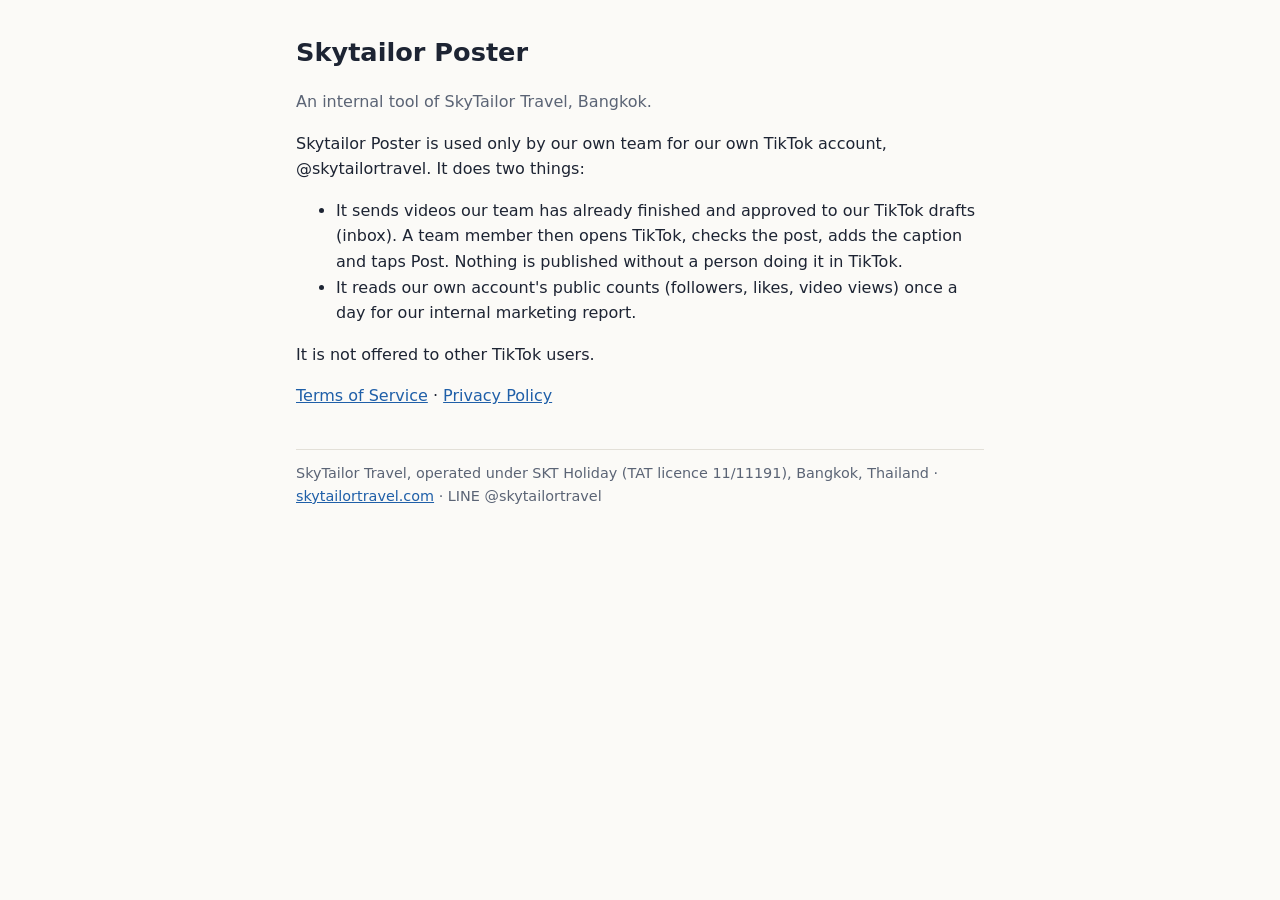
<file: index.html>
<!doctype html>
<html lang="en"><head><meta charset="utf-8"><meta name="viewport" content="width=device-width,initial-scale=1">
<title>Skytailor Poster</title><link rel="stylesheet" href="style.css"></head>
<body><main>
<h1>Skytailor Poster</h1>
<p class="muted">An internal tool of SkyTailor Travel, Bangkok.</p>
<p>Skytailor Poster is used only by our own team for our own TikTok account, @skytailortravel. It does two things:</p>
<ul>
<li>It sends videos our team has already finished and approved to our TikTok drafts (inbox). A team member then opens TikTok, checks the post, adds the caption and taps Post. Nothing is published without a person doing it in TikTok.</li>
<li>It reads our own account's public counts (followers, likes, video views) once a day for our internal marketing report.</li>
</ul>
<p>It is not offered to other TikTok users.</p>
<p><a href="terms.html">Terms of Service</a> · <a href="privacy.html">Privacy Policy</a></p>
<footer>SkyTailor Travel, operated under SKT Holiday (TAT licence 11/11191), Bangkok, Thailand · <a href="https://www.skytailortravel.com">skytailortravel.com</a> · LINE @skytailortravel</footer>
</main></body></html>
</file>
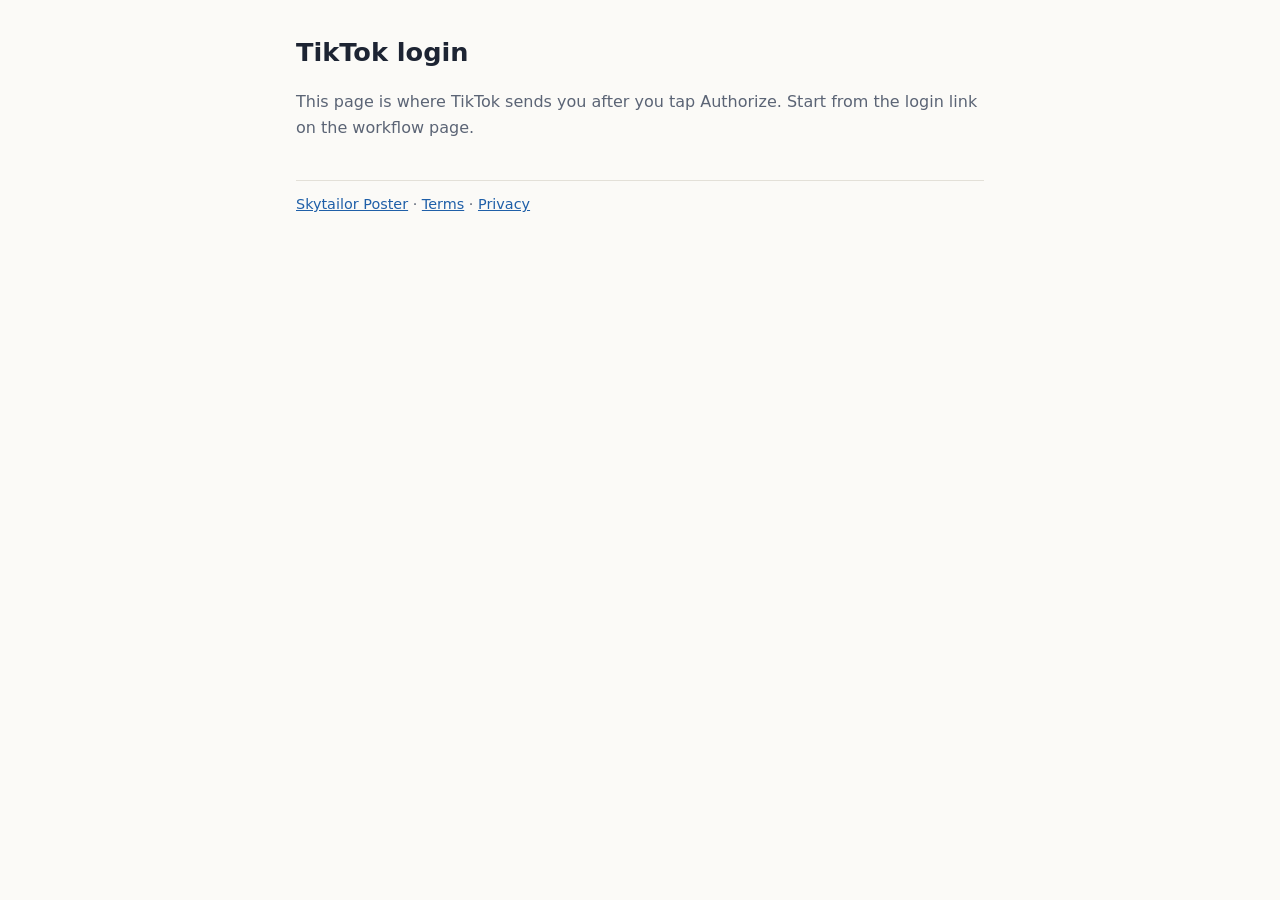
<file: callback.html>
<!doctype html>
<html lang="en"><head><meta charset="utf-8"><meta name="viewport" content="width=device-width,initial-scale=1">
<meta name="referrer" content="no-referrer">
<title>TikTok login</title><link rel="stylesheet" href="style.css"></head>
<body><main>
<h1 id="h">TikTok login</h1>
<p id="msg" class="muted">Checking…</p>
<textarea id="addr" class="box" rows="4" readonly hidden></textarea>
<div id="act" hidden>
<button id="copy" type="button">Copy address</button>
<p>Then open <a id="wf" href="https://github.com/sunrtswork-source/sktt-daily-briefing/actions/workflows/tiktok_login.yml">SKTT TikTok login</a> › <b>Run workflow</b> › paste into the box › <b>Run workflow</b>. Do it within a few minutes; the code works once.</p>
<p class="muted">คัดลอกที่อยู่นี้ แล้ววางในช่องของ workflow "SKTT TikTok login" ภายในไม่กี่นาที (ห้ามวางในแชต)</p>
</div>
<footer><a href="index.html">Skytailor Poster</a> · <a href="terms.html">Terms</a> · <a href="privacy.html">Privacy</a></footer>
</main>
<script>
(function(){
  var q = new URLSearchParams(location.search), msg = document.getElementById('msg');
  if (q.get('error')) { msg.textContent = 'TikTok did not log in: ' + q.get('error') + ' ' + (q.get('error_description') || ''); return; }
  if (!q.get('code')) { msg.textContent = 'This page is where TikTok sends you after you tap Authorize. Start from the login link on the workflow page.'; return; }
  document.getElementById('h').textContent = '✅ TikTok said yes';
  msg.textContent = 'Copy this whole address:';
  var a = document.getElementById('addr'); a.value = location.href; a.hidden = false;
  document.getElementById('act').hidden = false;
  document.getElementById('copy').onclick = function(){
    a.select();
    (navigator.clipboard ? navigator.clipboard.writeText(a.value) : Promise.reject()).catch(function(){ document.execCommand('copy'); });
    this.textContent = 'Copied ✓';
  };
})();
</script>
</body></html>
</file>
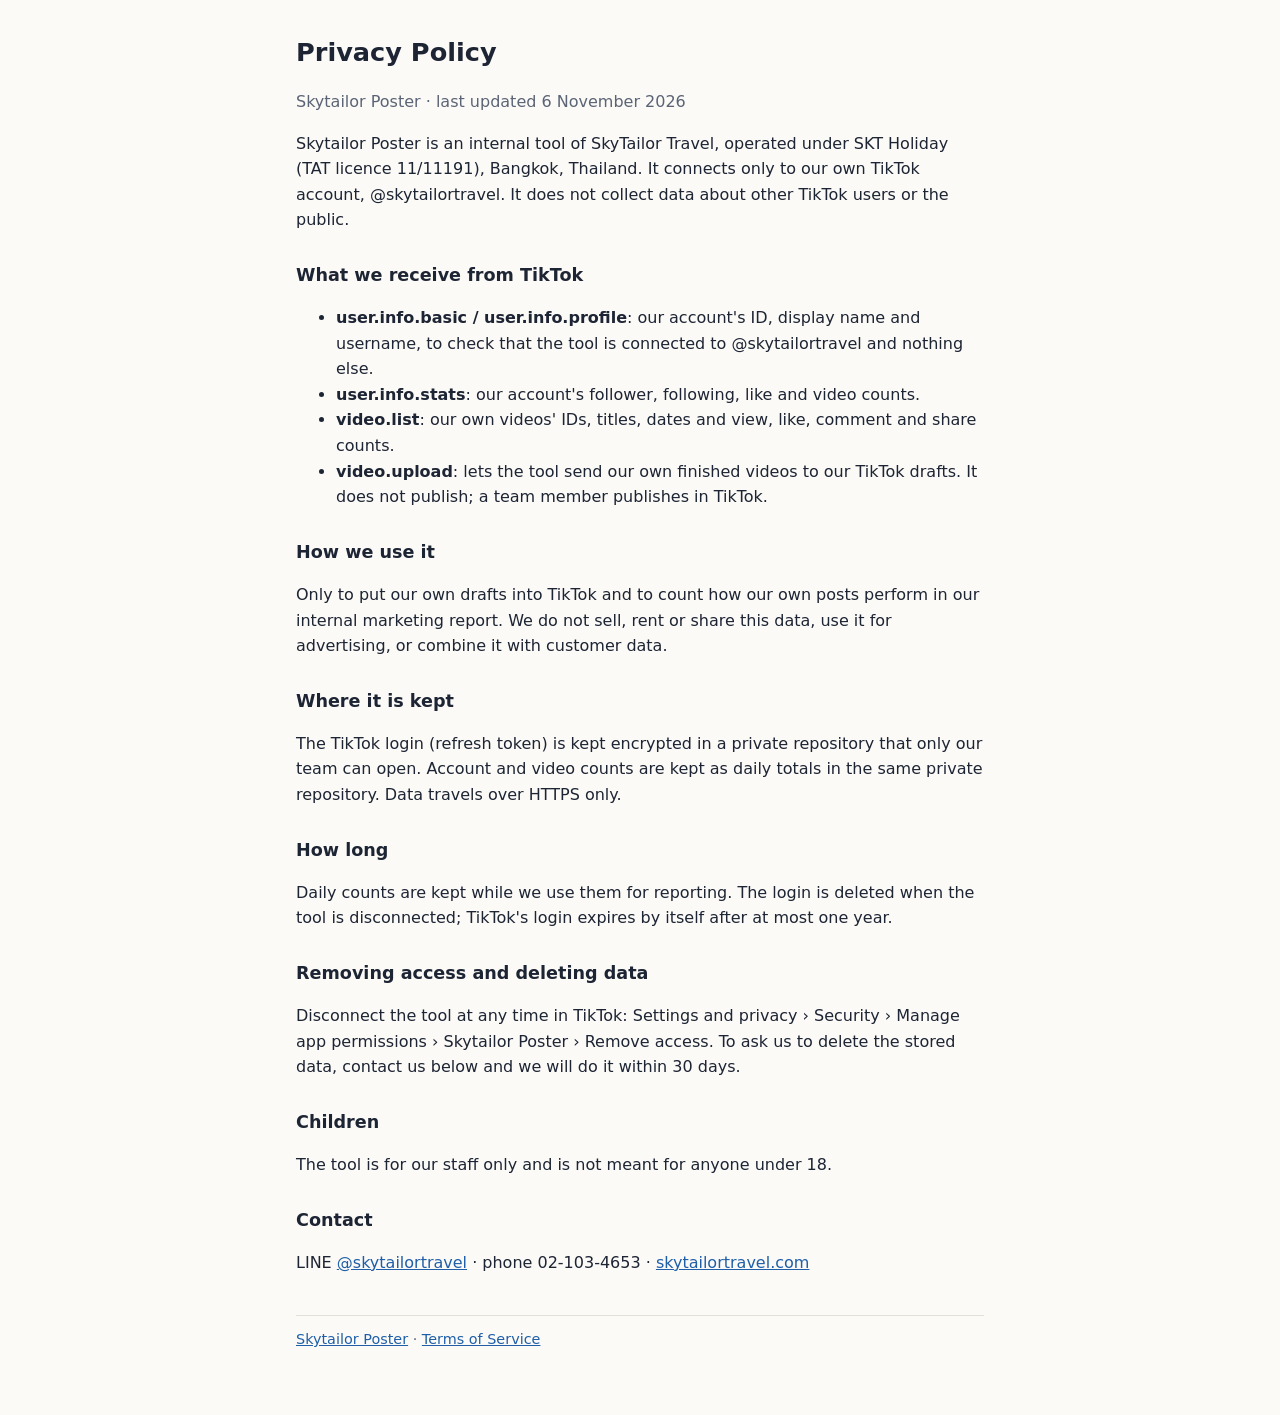
<file: privacy.html>
<!doctype html>
<html lang="en"><head><meta charset="utf-8"><meta name="viewport" content="width=device-width,initial-scale=1">
<title>Privacy Policy</title><link rel="stylesheet" href="style.css"></head>
<body><main>
<h1>Privacy Policy</h1>
<p class="muted">Skytailor Poster · last updated 6 November 2026</p>

<p>Skytailor Poster is an internal tool of SkyTailor Travel, operated under SKT Holiday (TAT licence 11/11191), Bangkok, Thailand. It connects only to our own TikTok account, @skytailortravel. It does not collect data about other TikTok users or the public.</p>

<h2>What we receive from TikTok</h2>
<ul>
<li><b>user.info.basic / user.info.profile</b>: our account's ID, display name and username, to check that the tool is connected to @skytailortravel and nothing else.</li>
<li><b>user.info.stats</b>: our account's follower, following, like and video counts.</li>
<li><b>video.list</b>: our own videos' IDs, titles, dates and view, like, comment and share counts.</li>
<li><b>video.upload</b>: lets the tool send our own finished videos to our TikTok drafts. It does not publish; a team member publishes in TikTok.</li>
</ul>

<h2>How we use it</h2>
<p>Only to put our own drafts into TikTok and to count how our own posts perform in our internal marketing report. We do not sell, rent or share this data, use it for advertising, or combine it with customer data.</p>

<h2>Where it is kept</h2>
<p>The TikTok login (refresh token) is kept encrypted in a private repository that only our team can open. Account and video counts are kept as daily totals in the same private repository. Data travels over HTTPS only.</p>

<h2>How long</h2>
<p>Daily counts are kept while we use them for reporting. The login is deleted when the tool is disconnected; TikTok's login expires by itself after at most one year.</p>

<h2>Removing access and deleting data</h2>
<p>Disconnect the tool at any time in TikTok: Settings and privacy › Security › Manage app permissions › Skytailor Poster › Remove access. To ask us to delete the stored data, contact us below and we will do it within 30 days.</p>

<h2>Children</h2>
<p>The tool is for our staff only and is not meant for anyone under 18.</p>

<h2>Contact</h2>
<p>LINE <a href="https://line.me/R/ti/p/@skytailortravel">@skytailortravel</a> · phone 02-103-4653 · <a href="https://www.skytailortravel.com">skytailortravel.com</a></p>
<footer><a href="index.html">Skytailor Poster</a> · <a href="terms.html">Terms of Service</a></footer>
</main></body></html>
</file>
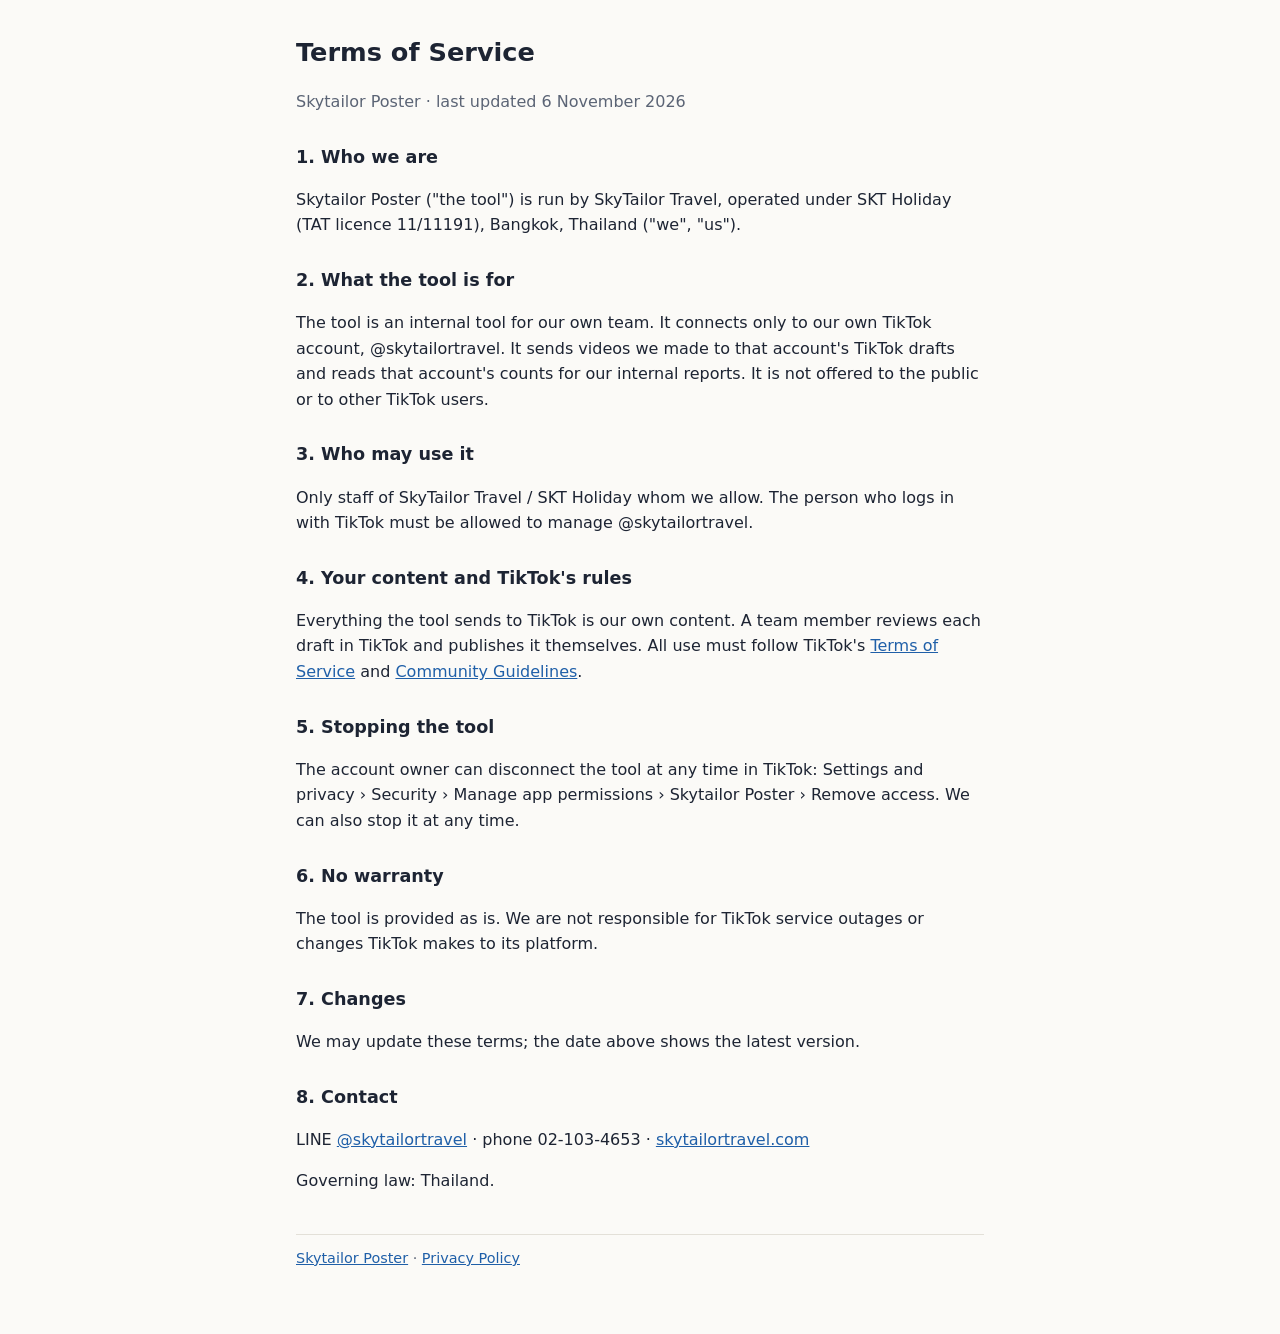
<file: terms.html>
<!doctype html>
<html lang="en"><head><meta charset="utf-8"><meta name="viewport" content="width=device-width,initial-scale=1">
<title>Terms of Service</title><link rel="stylesheet" href="style.css"></head>
<body><main>
<h1>Terms of Service</h1>
<p class="muted">Skytailor Poster · last updated 6 November 2026</p>

<h2>1. Who we are</h2>
<p>Skytailor Poster ("the tool") is run by SkyTailor Travel, operated under SKT Holiday (TAT licence 11/11191), Bangkok, Thailand ("we", "us").</p>

<h2>2. What the tool is for</h2>
<p>The tool is an internal tool for our own team. It connects only to our own TikTok account, @skytailortravel. It sends videos we made to that account's TikTok drafts and reads that account's counts for our internal reports. It is not offered to the public or to other TikTok users.</p>

<h2>3. Who may use it</h2>
<p>Only staff of SkyTailor Travel / SKT Holiday whom we allow. The person who logs in with TikTok must be allowed to manage @skytailortravel.</p>

<h2>4. Your content and TikTok's rules</h2>
<p>Everything the tool sends to TikTok is our own content. A team member reviews each draft in TikTok and publishes it themselves. All use must follow TikTok's <a href="https://www.tiktok.com/legal/terms-of-service">Terms of Service</a> and <a href="https://www.tiktok.com/community-guidelines">Community Guidelines</a>.</p>

<h2>5. Stopping the tool</h2>
<p>The account owner can disconnect the tool at any time in TikTok: Settings and privacy › Security › Manage app permissions › Skytailor Poster › Remove access. We can also stop it at any time.</p>

<h2>6. No warranty</h2>
<p>The tool is provided as is. We are not responsible for TikTok service outages or changes TikTok makes to its platform.</p>

<h2>7. Changes</h2>
<p>We may update these terms; the date above shows the latest version.</p>

<h2>8. Contact</h2>
<p>LINE <a href="https://line.me/R/ti/p/@skytailortravel">@skytailortravel</a> · phone 02-103-4653 · <a href="https://www.skytailortravel.com">skytailortravel.com</a></p>
<p>Governing law: Thailand.</p>
<footer><a href="index.html">Skytailor Poster</a> · <a href="privacy.html">Privacy Policy</a></footer>
</main></body></html>
</file>
<file: style.css>
:root{--bg:#fbfaf7;--ink:#1d2433;--muted:#5b6475;--line:#e3e0d8;--accent:#1f5fa8}
@media (prefers-color-scheme:dark){:root{--bg:#14171d;--ink:#e8e9ec;--muted:#a3a9b5;--line:#2a2f38;--accent:#7fb0ec}}
*{box-sizing:border-box}
body{margin:0;background:var(--bg);color:var(--ink);font:16px/1.6 system-ui,-apple-system,"Segoe UI",Sarabun,sans-serif}
main{max-width:720px;margin:0 auto;padding:32px 16px 64px}
h1{font-size:1.6rem;margin:0 0 4px}h2{font-size:1.1rem;margin:28px 0 6px}
.muted{color:var(--muted)}a{color:var(--accent)}
.box{border:1px solid var(--line);border-radius:10px;padding:12px;word-break:break-all;background:transparent;width:100%;font:14px ui-monospace,monospace;color:var(--ink)}
button,.btn{display:inline-block;margin-top:12px;padding:10px 16px;border-radius:8px;border:0;background:var(--accent);color:#fff;font-size:1rem;text-decoration:none;cursor:pointer}
footer{margin-top:40px;border-top:1px solid var(--line);padding-top:12px;font-size:.9rem;color:var(--muted)}
</file>
